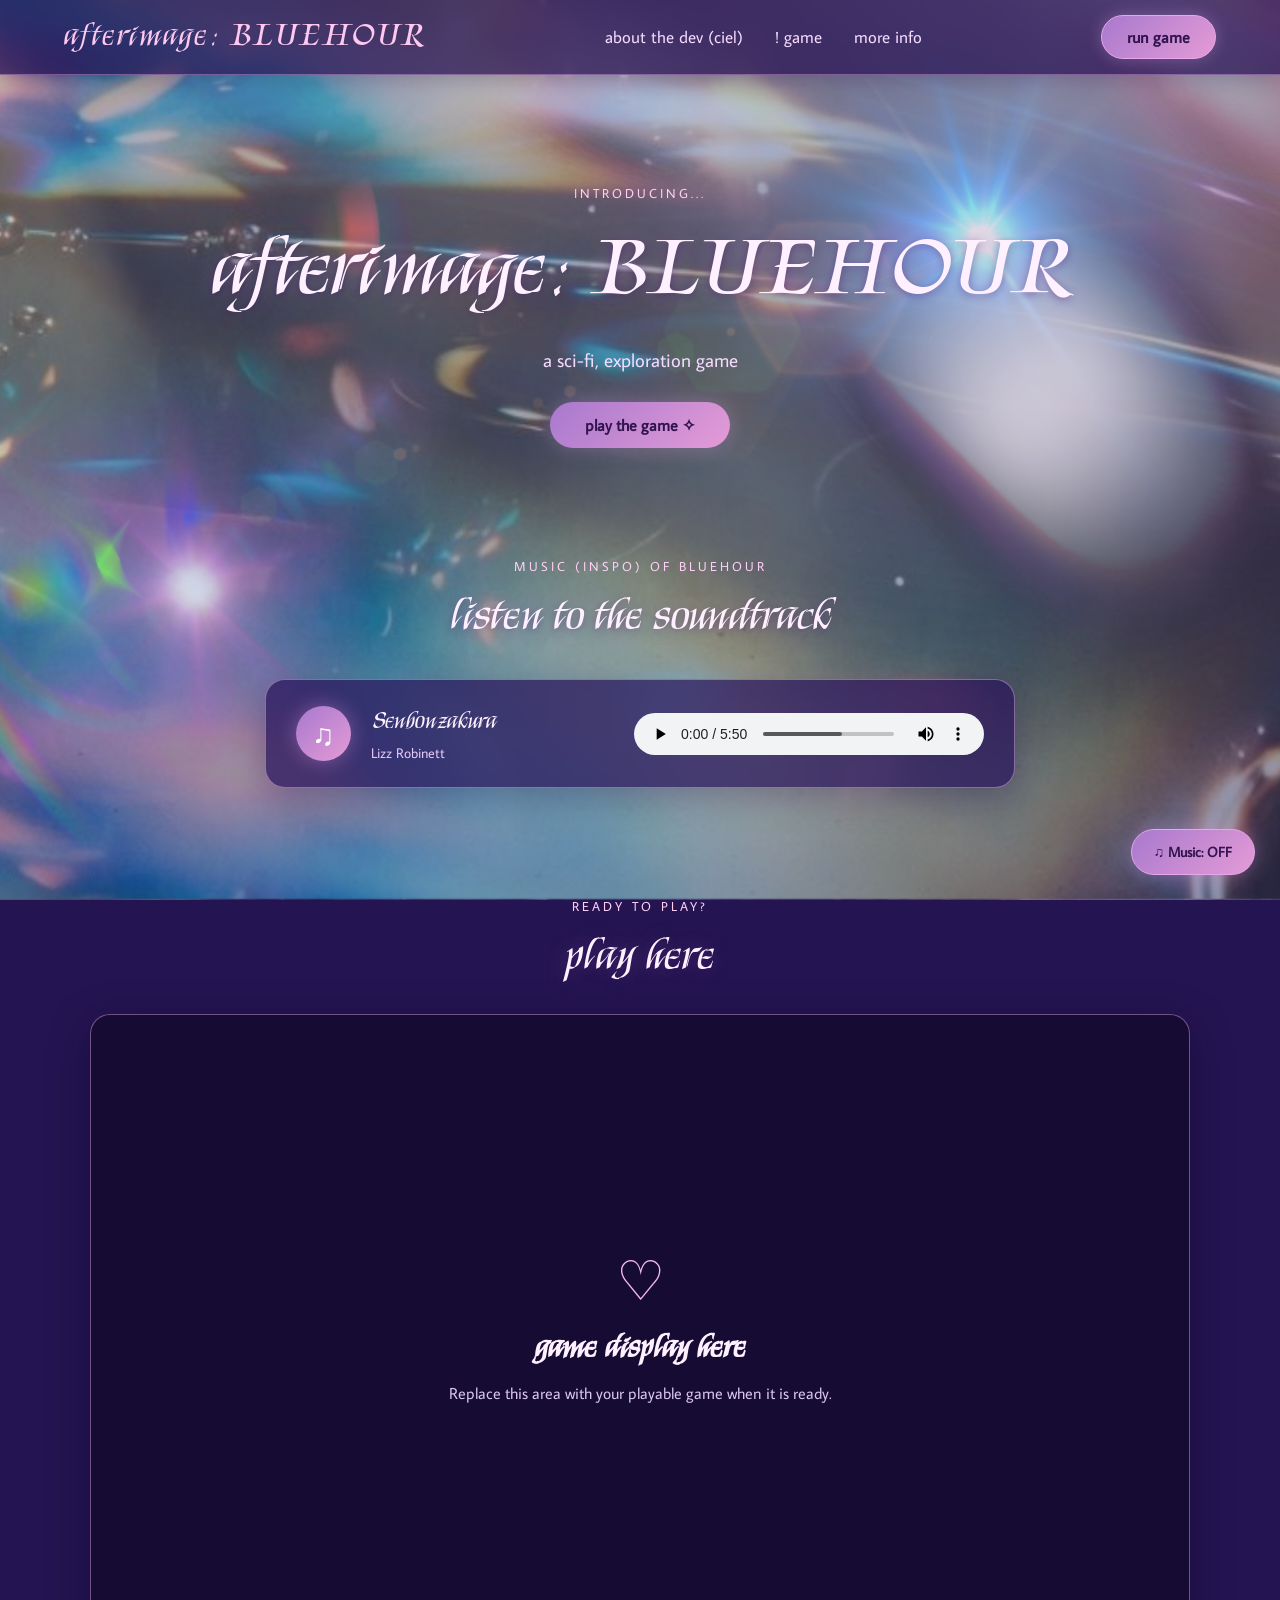
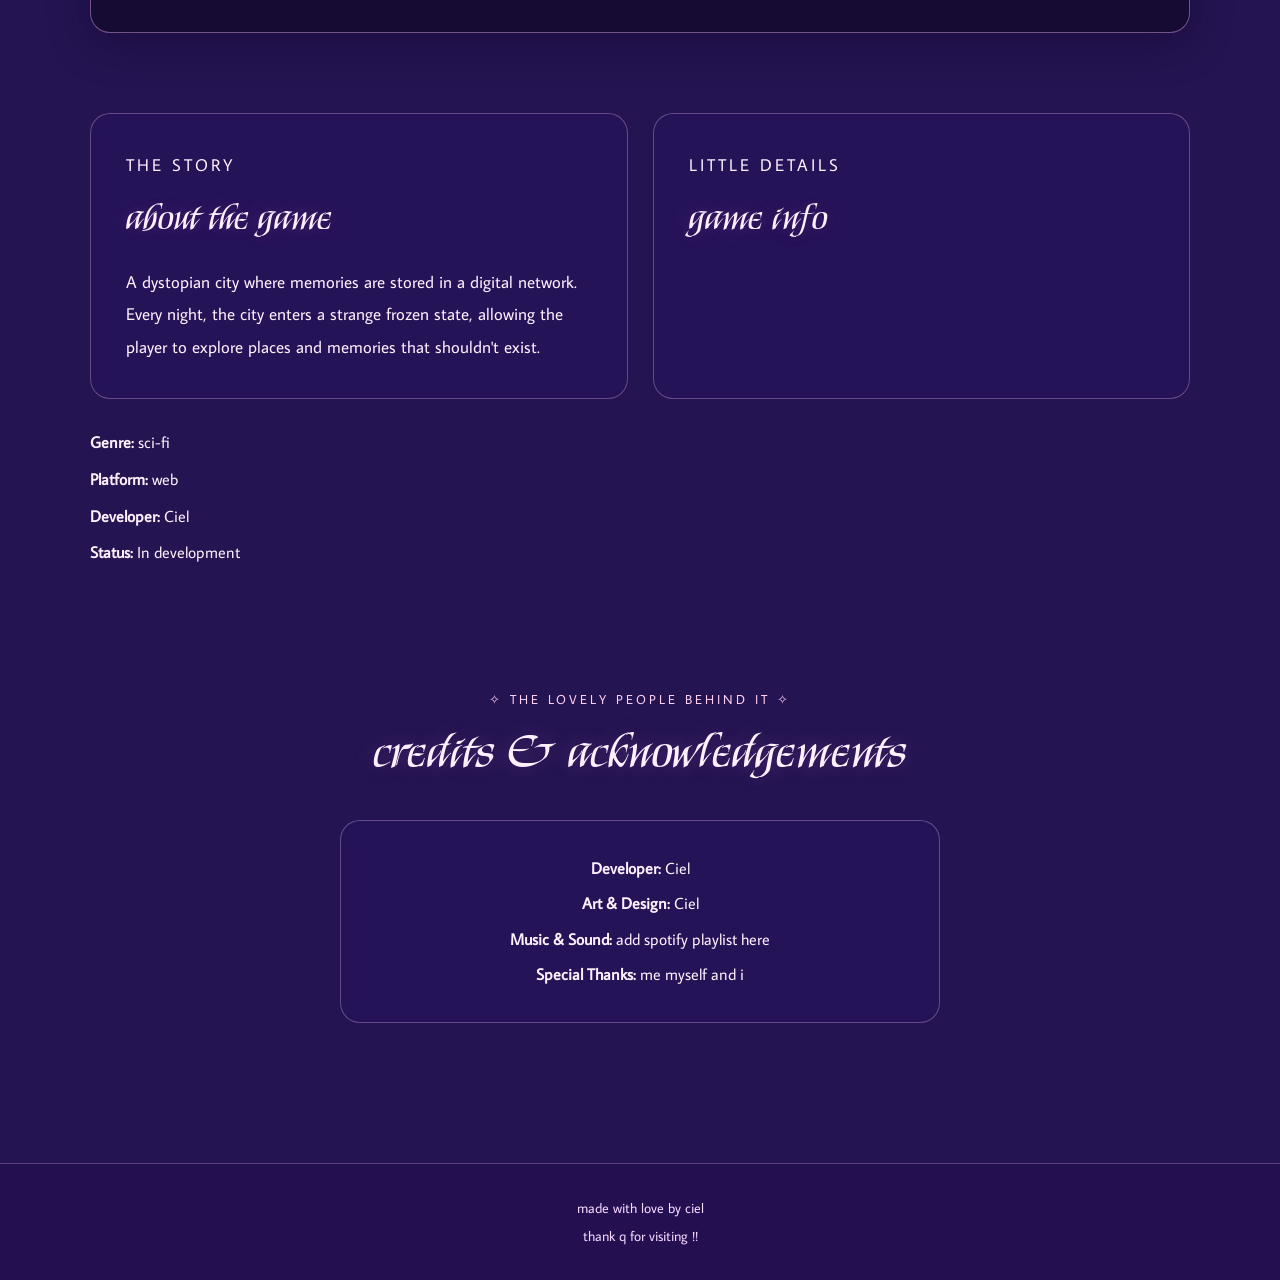
<file: index.html>
<!DOCTYPE html>
<html lang="en">
<head>
    <meta charset="UTF-8">
    <meta name="viewport" content="width=device-width, initial-scale=1.0">
    <title>KL GAME</title>
    <link rel="stylesheet" href="style.css">
    <script src="script.js" defer></script>
    <!-- Google Fonts -->
    <link rel="preconnect" href="https://fonts.googleapis.com">
    <link rel="preconnect" href="https://fonts.gstatic.com" crossorigin>
    <link href="https://fonts.googleapis.com/css2?family=Kings&family=Average+Sans&display=swap" rel="stylesheet">


</head>
<body>
    <nav>
        <div class="logo">afterimage: BLUEHOUR</div>
        <ul class="nav-links">
            <li><a href="portfolio.html">about the dev (ciel)</a></li>
            <li><a href="index.html">! game</a></li>
            <li><a href="info.html">more info</a></li>
        </ul>
        <div class="btns">
            <button class="btn" onclick="window.location.href='https://whoisciel67-alt.github.io/bluehour-game/'">run game</button>
        </div>
    </nav>

    <div id="background3">
    <!-- game details -->
    <main class="game-page">
        <section class="game-hero">
            <p class="section-label">introducing...</p>
            <h1>afterimage: BLUEHOUR</h1>
            <p class="game-tagline">a sci-fi, exploration game</p>

            <a href="#play" class="play-btn">play the game ✧</a>
        </section>

        <!-- MUSIC PLAYER -->
        <section class="music-section">

            <p class="section-label">music (inspo) of bluehour</p>
            <h2>listen to the soundtrack</h2>

            <div class="music-player">

                <div class="music-icon">♫</div>

                <div class="music-info">
                    <h3>Senbonzakura</h3>
                    <p>Lizz Robinett</p>
                </div>

                <audio id="bgMusic" controls loop preload="auto">
                    <source
                        src="./music/senbonzakura.mp3"
                        type="audio/mpeg">
                    Your browser does not support audio.
                </audio>

            </div>

            <!-- FLOATING MUSIC BUTTON -->
            <button
                id="musicToggle"
                class="music-toggle"
                type="button">
                ♫ Music: OFF
            </button>
        </section>


    <!-- game display -->
    <section id="play" class="game-display">
        <p class="section-label">ready to play?</p>
        <h2>play here</h2>
        <div class="game-screen">
            <div class="game-placeholder">
                <span>♡</span>
                <h3>game display here</h3>
                <p>
                    Replace this area with your playable
                    game when it is ready.
                </p>
            </div>
        </div>
            <!--When game is hosted, replace the placeholder above with its embed iframe.
                <iframe
                    src="YOUR_GAME_URL"
                    title="Your game"
                    allowfullscreen>
                </iframe>
            -->         
    </section>
    <section class="game-information">
        <div class="info-card">
            <p class="section-label">the story</p>
            <h2>about the game</h2>
            <p>A dystopian city where memories are stored in a digital network. Every night, the city enters a strange frozen state, allowing the player to explore places and memories that shouldn't exist.</p>
        </div>
        <div class="info-card">
            <p class="section-label">little details</p>
            <h2>game info</h2>
        </div>
        <ul class="game-details">
            <li><strong>Genre:</strong> sci-fi</li>
            <li><strong>Platform:</strong> web</li>
            <li><strong>Developer:</strong> Ciel</li>
            <li><strong>Status:</strong> In development</li>
        </ul>

    </section>
 <!-- CREDITS -->
    <section class="credits">
        <p class="section-label">✧ the lovely people behind it ✧</p>
        <h2>credits & acknowledgements</h2>

        <div class="credits-card">
            <p><strong>Developer:</strong> Ciel</p>
            <p><strong>Art & Design:</strong> Ciel</p>
            <p><strong>Music & Sound:</strong> add spotify playlist here</p>
            <p><strong>Special Thanks:</strong> me myself and i</p>
        </div>
    </section>

    </main>


    <footer>
        <p>made with love by ciel</p>
        <p>thank q for visiting !!</p>
    </footer>
</div>
</body>
</html>
</file>
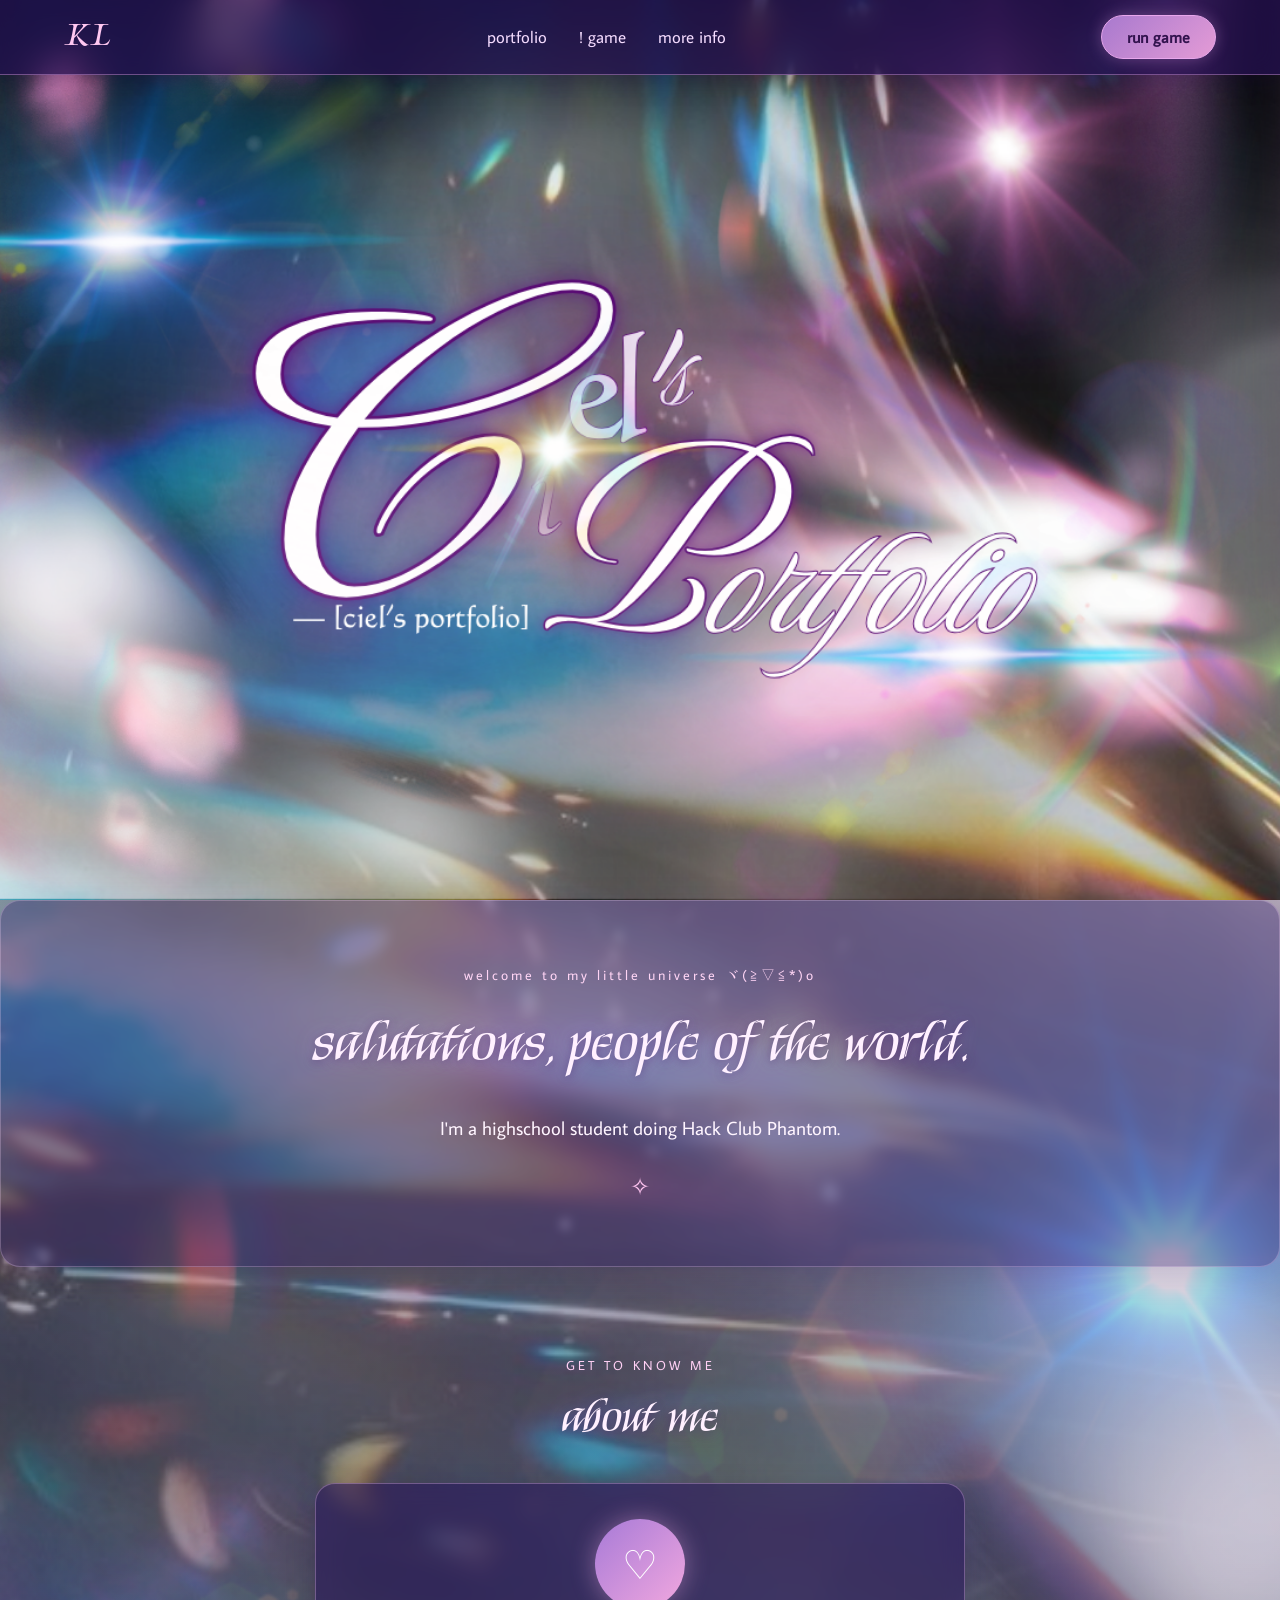
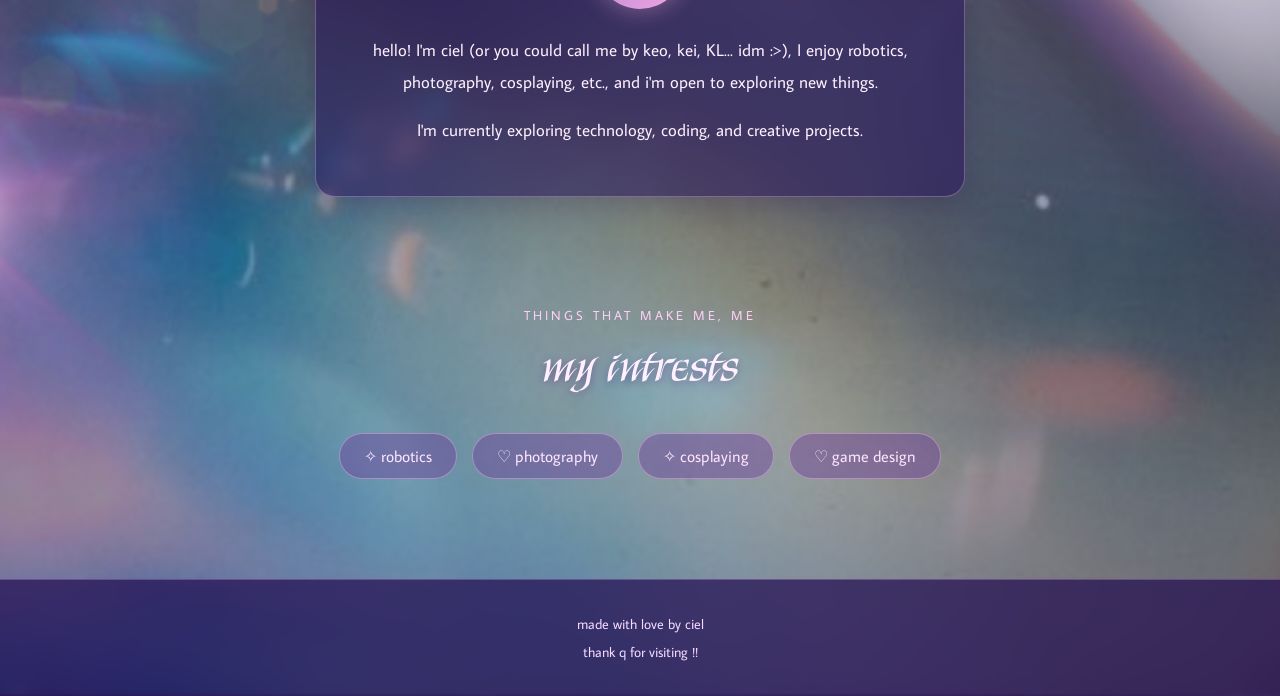
<file: game.html>
<!DOCTYPE html>
<html lang="en">
<head>
    <meta charset="UTF-8">
    <meta name="viewport" content="width=device-width, initial-scale=1.0">
    <title>KL GAME</title>
    <link rel="stylesheet" href="style.css">
    <script src="script.js" defer></script>
    <!-- Google Fonts -->
    <link rel="preconnect" href="https://fonts.googleapis.com">
    <link rel="preconnect" href="https://fonts.gstatic.com" crossorigin>
    <link href="https://fonts.googleapis.com/css2?family=Kings&family=Average+Sans&display=swap" rel="stylesheet">


</head>
<body>
    <nav>
        <div class="logo">KL</div>
        <ul class="nav-links">
            <li><a href="portfolio.html">portfolio</a></li>
            <li><a href="game.html">! game</a></li>
            <li><a href="info.html">more info</a></li>
        </ul>
        <div class="btns">
            <button class="btn">run game</button>
        </div>
    </nav>

    <div id="background1"></div>

    <div id="background2">

    <main>
        <section id="home" class="intro">
            <p class="little-heading">welcome to my little universe ヾ(≧▽≦*)o</p>
            <h1>salutations, people of the world.</h1>
            <p class="description">I'm a highschool student doing Hack Club Phantom.</p>
            <p class="decoration">✧</p>
        </section>

        <section id="about" class="about">
            <p class="section-label">get to know me</p>
            <h2>about me</h2>
            <div class="about-card">
                <div class="profile-placeholder">
                    ♡
                </div>
                <p>hello! I'm ciel (or you could call me by keo, kei, KL... idm :>),
                    I enjoy robotics, photography, cosplaying, etc., and i'm open to exploring
                    new things.</p>
                <p>I'm currently exploring technology, coding, and creative projects.</p>
            </div>
        </section>

        <section id="intrests" class="intrests">
            <p class="section-label">things that make me, me</p>
            <h2>my intrests</h2>
            <div class="interest-tags">
                <span>✧ robotics</span>
                <span>♡ photography</span>
                <span>✧ cosplaying</span>
                <span>♡ game design</span>
            </div>
        </section>
    </main>

    <footer>
        <p>made with love by ciel</p>
        <p>thank q for visiting !!</p>
    </footer>

</body>
</html>
</file>
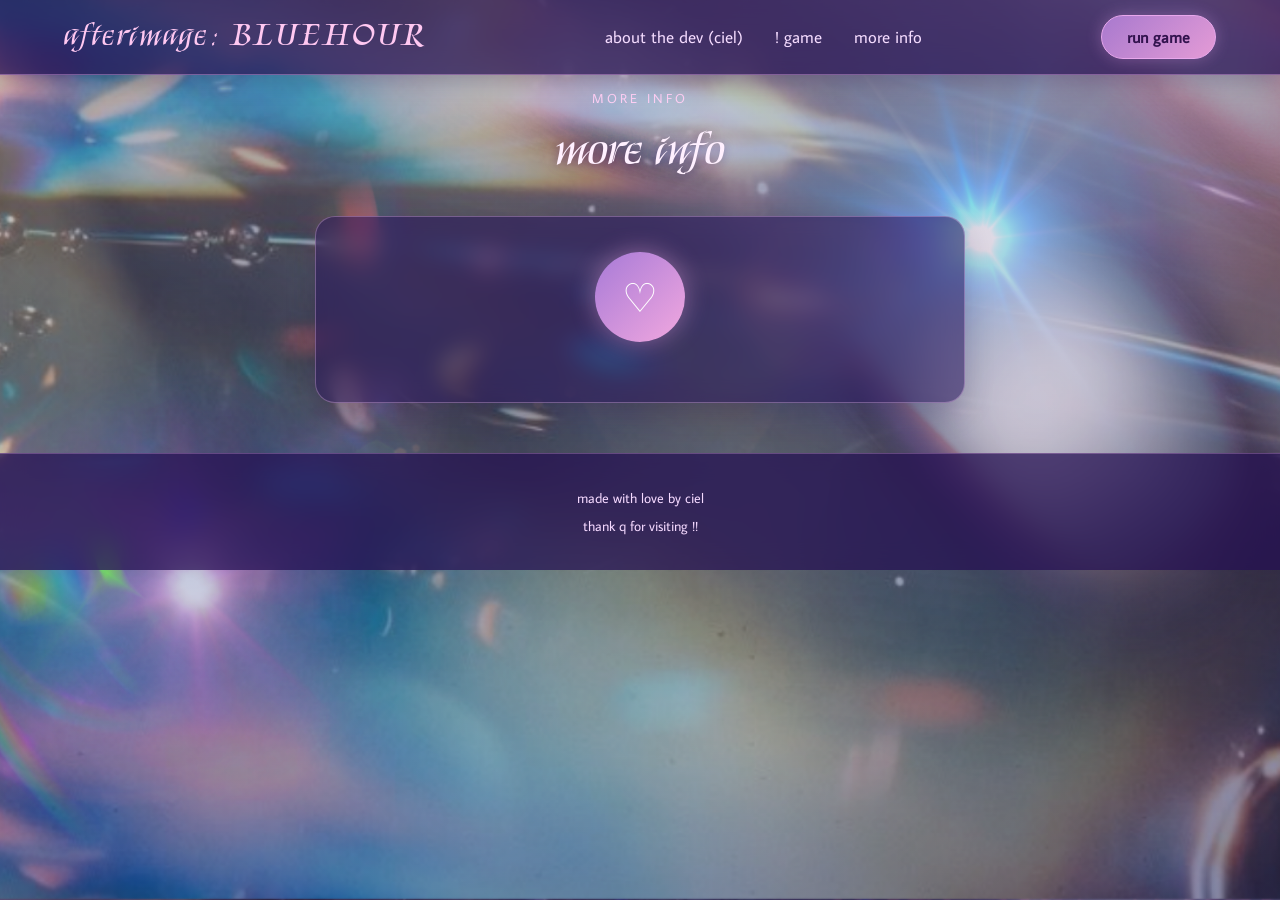
<file: info.html>
<!DOCTYPE html>
<html lang="en">
<head>
    <meta charset="UTF-8">
    <meta name="viewport" content="width=device-width, initial-scale=1.0">
    <title>KL GAME</title>
    <link rel="stylesheet" href="style.css">
    <script src="script.js" defer></script>
    <!-- Google Fonts -->
    <link rel="preconnect" href="https://fonts.googleapis.com">
    <link rel="preconnect" href="https://fonts.gstatic.com" crossorigin>
    <link href="https://fonts.googleapis.com/css2?family=Kings&family=Average+Sans&display=swap" rel="stylesheet">


</head>
<body>
    <nav>
        <div class="logo">afterimage: BLUEHOUR</div>
        <ul class="nav-links">
            <li><a href="portfolio.html">about the dev (ciel)</a></li>
            <li><a href="index.html">! game</a></li>
            <li><a href="info.html">more info</a></li>
        </ul>
        <div class="btns">
            <button class="btn" onclick="window.location.href='https://whoisciel67-alt.github.io/bluehour-game/'">run game</button>
        </div>
    </nav>

    <div id="background2">
    <section id="about" class="about">
        <p class="section-label">more info</p>
        <h2>more info</h2>
        <div class="about-card">
            <div class="profile-placeholder">
                ♡
            </div>
            <p></p>
        </div>
    </section>
    <footer>
        <p>made with love by ciel</p>
        <p>thank q for visiting !!</p>
    </footer>

</body>
</html>
</file>
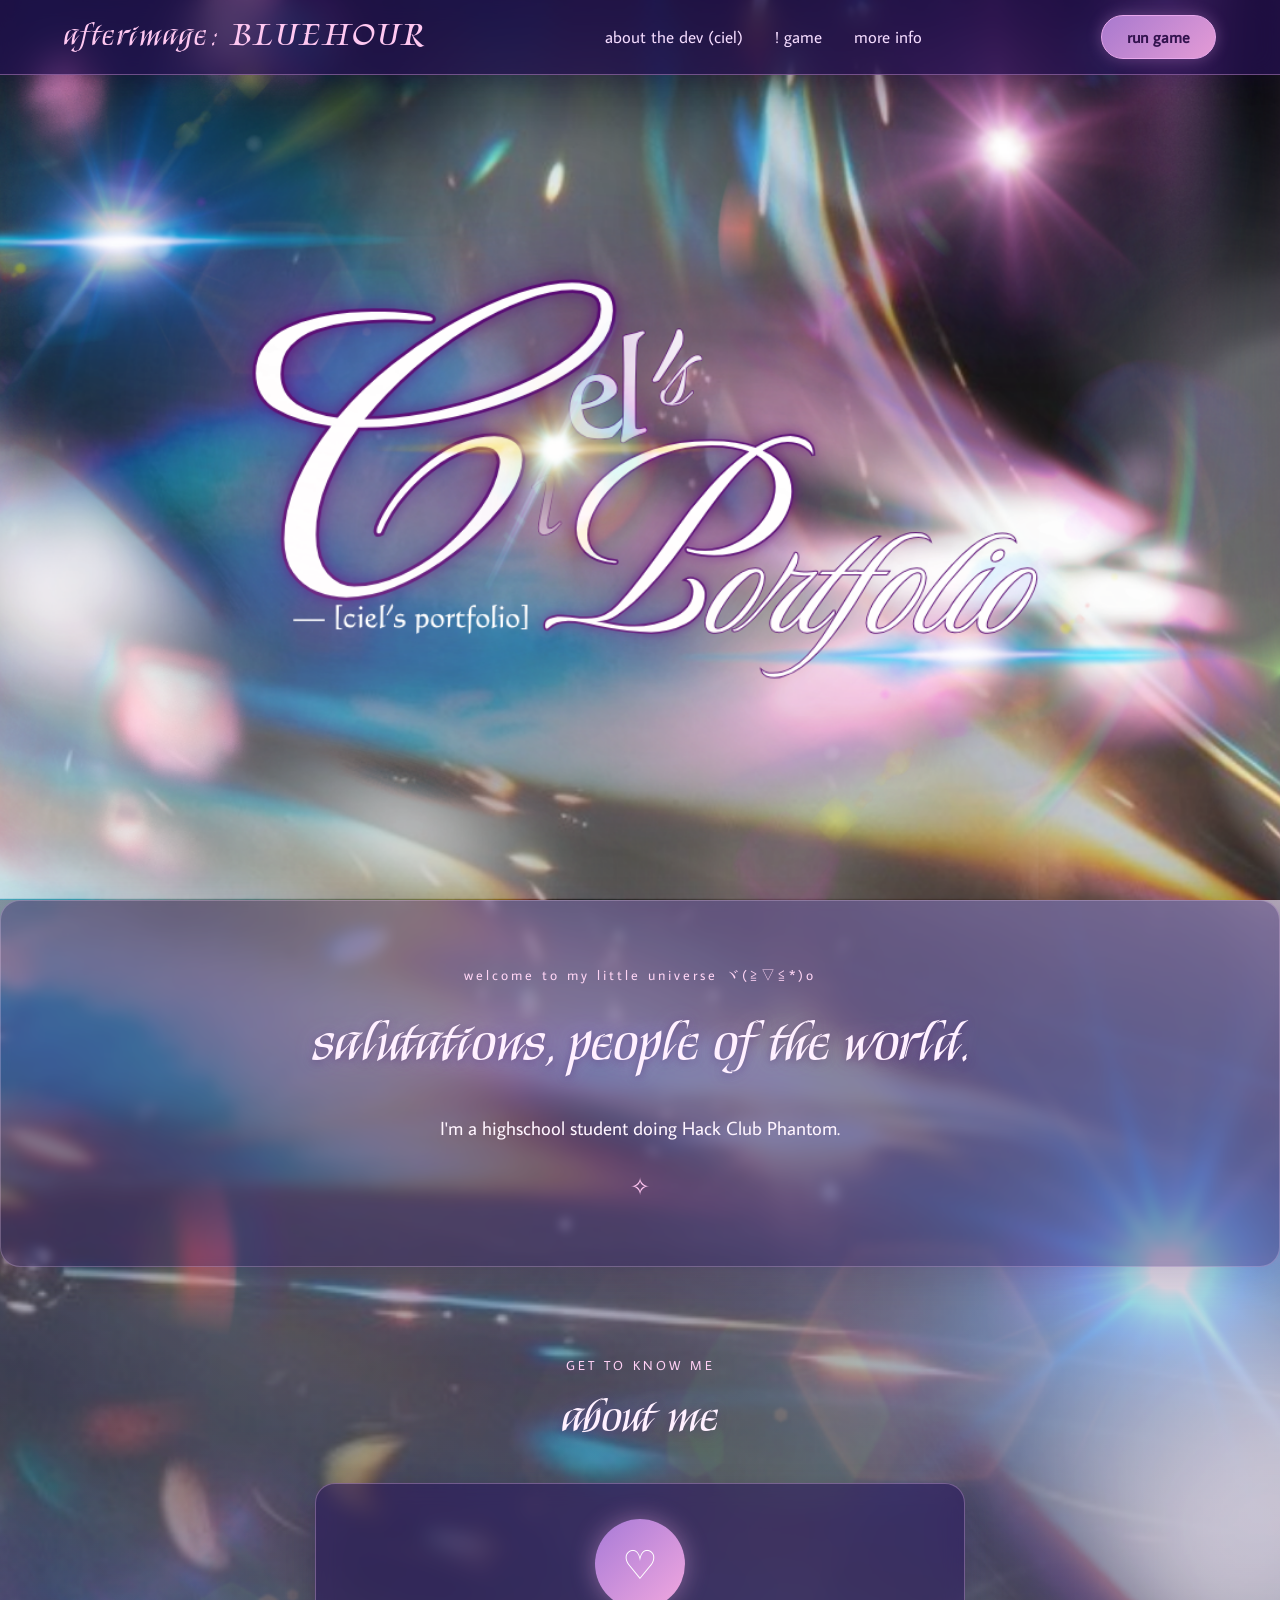
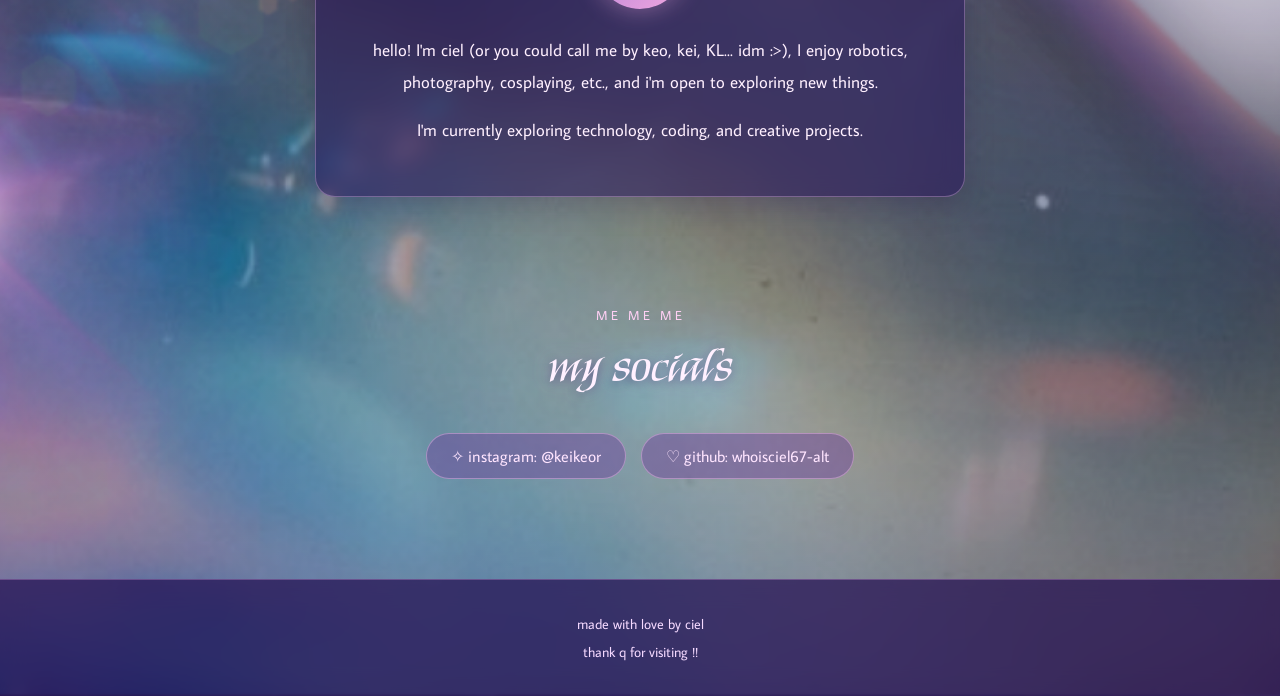
<file: portfolio.html>
<!DOCTYPE html>
<html lang="en">
<head>
    <meta charset="UTF-8">
    <meta name="viewport" content="width=device-width, initial-scale=1.0">
    <title>KL GAME</title>
    <link rel="stylesheet" href="style.css">
    <script src="script.js" defer></script>
    <!-- Google Fonts -->
    <link rel="preconnect" href="https://fonts.googleapis.com">
    <link rel="preconnect" href="https://fonts.gstatic.com" crossorigin>
    <link href="https://fonts.googleapis.com/css2?family=Kings&family=Average+Sans&display=swap" rel="stylesheet">


</head>
<body>
    <nav>
        <div class="logo">afterimage: BLUEHOUR</div>
        <ul class="nav-links">
            <li><a href="portfolio.html">about the dev (ciel)</a></li>
            <li><a href="index.html">! game</a></li>
            <li><a href="info.html">more info</a></li>
        </ul>
        <div class="btns">
            <button class="btn" onclick="window.location.href='https://whoisciel67-alt.github.io/bluehour-game/'">run game</button>
        </div>
    </nav>

    <div id="background1"></div>

    <div id="background2">

    <main>
        <section id="home" class="intro">
            <p class="little-heading">welcome to my little universe ヾ(≧▽≦*)o</p>
            <h1>salutations, people of the world.</h1>
            <p class="description">I'm a highschool student doing Hack Club Phantom.</p>
            <p class="decoration">✧</p>
        </section>

        <section id="about" class="about">
            <p class="section-label">get to know me</p>
            <h2>about me</h2>
            <div class="about-card">
                <div class="profile-placeholder">
                    ♡
                </div>
                <p>hello! I'm ciel (or you could call me by keo, kei, KL... idm :>),
                    I enjoy robotics, photography, cosplaying, etc., and i'm open to exploring
                    new things.</p>
                <p>I'm currently exploring technology, coding, and creative projects.</p>
            </div>
        </section>

        <section id="intrests" class="intrests">
            <p class="section-label">me me me</p>
            <h2>my socials</h2>
            <div class="interest-tags">
                <span>✧ instagram: @keikeor</span>
                <span>♡ github: whoisciel67-alt</span>
            </div>
        </section>
    </main>

    <footer>
        <p>made with love by ciel</p>
        <p>thank q for visiting !!</p>
    </footer>

</body>
</html>
</file>
<file: style.css>
/*general settings*/
* {
    margin: 0;
    padding: 0;
    box-sizing: border-box;
}

html {
    scroll-behavior: smooth;
    scroll-padding-top: 85px;
}

body {
    width: 100%;
    font-family: 'Average Sans', sans-serif;
    color: white;
    background: #241451;
}

/*music*/

.music-section {
    text-align: center;
    padding: 45px 20px 65px;
}

.music-section h2 {
    font-size: clamp(32px, 5vw, 45px);
    margin-bottom: 30px;
}

.music-player {
    max-width: 750px;
    margin: auto;
    padding: 25px 30px;

    display: flex;
    align-items: center;
    justify-content: center;
    flex-wrap: wrap;
    gap: 20px;

    background: rgba(39, 19, 91, 0.72);

    border: 1px solid rgba(255, 205, 255, 0.4);
    border-radius: 20px;

    backdrop-filter: blur(12px);
    -webkit-backdrop-filter: blur(12px);

    box-shadow: 0 10px 35px rgba(25, 0, 65, 0.3);

    transition: 0.3s ease;
}

.music-player:hover {
    transform: translateY(-5px);
    box-shadow: 0 10px 30px rgba(255, 150, 230, 0.2);
}

/* Music icon */

.music-icon {
    width: 55px;
    height: 55px;

    display: grid;
    place-items: center;

    border-radius: 50%;

    background: linear-gradient(
        135deg,
        #a879ce,
        #e49bd6
    );

    color: white;
    font-size: 30px;

    box-shadow: 0 0 20px rgba(255, 160, 240, 0.35);
}

/* Song information */

.music-info {
    text-align: left;
    flex: 1;
    min-width: 140px;
}

.music-info h3 {
    color: #fff0ff;
    font-family: 'Kings', cursive;
    font-size: 24px;
    font-weight: 400;
    margin-bottom: 5px;
}

.music-info p {
    color: #e5c9f5;
    font-size: 14px;
}

/* Audio controls */

.music-player audio {
    width: 100%;
    max-width: 350px;
    height: 42px;
}

/* Floating music button */

.music-toggle {
    position: fixed;
    bottom: 25px;
    right: 25px;

    z-index: 999;

    padding: 13px 22px;

    border: 1px solid #e8a7ec;
    border-radius: 30px;

    background: linear-gradient(
        135deg,
        #a879ce,
        #e49bd6
    );

    color: #32134e;

    font-family: 'Average Sans', sans-serif;
    font-size: 14px;
    font-weight: bold;

    box-shadow: 0 0 20px rgba(235, 160, 240, 0.35);

    cursor: pointer;
    transition: 0.3s ease;
}

.music-toggle:hover {
    transform: translateY(-4px);
    box-shadow: 0 0 25px rgba(255, 160, 240, 0.65);
}

/* Music player mobile layout */

@media (max-width: 700px) {

    .music-section {
        padding: 35px 10px 55px;
    }

    .music-player {
        padding: 22px 18px;
        flex-direction: column;
        text-align: center;
    }

    .music-info {
        text-align: center;
    }

    .music-player audio {
        max-width: 100%;
    }

    .music-toggle {
        right: 15px;
        bottom: 15px;
        padding: 11px 17px;
    }
}




/*game (index) css*/
#background3 {
    width: 100%;
    min-height: 100vh;

    background-image:
        linear-gradient(
            rgba(35, 15, 85, 0.15),
            rgba(35, 15, 85, 0.15)
        ),
        url("img/indexbg.png");
        background-size: cover;
        background-position: center top;
        background-repeat: no-repeat;

        background-attachment: fixed;

        position: relative;
        overflow: hidden;
}


.game-page {
    width: 100%;
    max-width: 1150px;
    margin: auto;
    padding: 110px 25px 60px;
}

/*game intro*/
.game-hero {
    text-align: center;
    padding: 75px 20px 65px;
}

.game-hero h1 {
    font-size: clamp(45px, 7vw, 85px);
    margin-bottom: 15px;
}

.game-tagline {
    font-size: 19px;
    color: #f5dcff;
    margin-bottom: 30px;
}

/*play btn*/

.play-btn {
    display: inline-block;
    padding: 13px 35px;
    border-radius: 30px;

    background: linear-gradient(
        135deg,
        #a879ce,
        #e49bd6
    );

    color: #32134e;
    text-decoration: none;
    font-weight: bold;

    box-shadow: 0 0 20px rgba(235,160,240,0.3);

    transition: 0.3s ease;
}

.play-btn:hover {
    transform: translateY(-4px);
    box-shadow: 0 0 30px rgba(255,160,240,0.6);
}

/* GAME DISPLAY */

.game-display {
    text-align: center;
    padding: 45px 0 80px;
}

.game-display h2 {
    font-size: 45px;
    margin-bottom: 25px;
}

.game-screen {
    width: 100%;
    aspect-ratio: 16 / 9;

    background: rgba(20, 10, 45, 0.85);

    border: 1px solid rgba(255,190,255,0.4);
    border-radius: 20px;

    overflow: hidden;

    box-shadow: 0 10px 40px rgba(15,0,45,0.4);


}

/*game PLACEHOLDER*/

.game-placeholder {
    height: 100%;
    display: flex;
    flex-direction: column;
    align-items: center;
    justify-content: center;
    padding: 20px;
    gap: 12px;
}

.game-placeholder span {
    font-size: 55px;
    color: #f5b8ef;
}

.game-placeholder h3 {
    font-family: 'Kings', cursive;
    font-size: 32px;
    color: #fff0ff;
}

.game-placeholder p {
    color: #d9c5ed;
}

/*eMBEDDED GAME*/

.game-screen iframe {
    width: 100%;
    height: 100%;
    border: none;
    display: block;
}

/*game information*/

.game-information {
    display: grid;
    grid-template-columns: repeat(2, 1fr);
    gap: 25px;
    margin-bottom: 80px;
}

.info-card {
    padding: 35px;

    background: rgba(39,19,91,0.65);
    border: 1px solid rgba(255,205,255,0.3);
    border-radius: 20px;

    backdrop-filter: blur(12px);

    transition: 0.3s ease;
}

.info-card:hover {
    transform: translateY(-5px);
    box-shadow: 0 10px 30px rgba(255,150,230,0.15);
}

.info-card h2 {
    font-size: 38px;
    margin-bottom: 20px;
}

.info-card p {
    color: #fff0ff;
    font-size: 17px;
    line-height: 1.9;
}

.game-details {
    list-style: none;
    color: #fff0ff;
    line-height: 2.3;
}

/*credits*/

.credits {
    text-align: center;
    padding: 40px 20px 80px;
}

.credits h2 {
    font-size: clamp(35px, 5vw, 50px);
    margin-bottom: 30px;
}

.credits-card {
    max-width: 600px;
    margin: auto;
    padding: 30px;

    background: rgba(39,19,91,0.65);
    border: 1px solid rgba(255,205,255,0.3);
    border-radius: 20px;

    
    backdrop-filter: blur(12px);

    transition: 0.3s ease;
}

.credits-card p {
    color: #fff0ff;
    line-height: 2.2;
}

.credits-card:hover {
    transform: translateY(-5px);
    box-shadow: 0 10px 30px rgba(255,150,230,0.15);
}


/* MOBILE */

@media (max-width: 700px) {

    .game-page {
        padding: 120px 15px 40px;
    }

    .game-information {
        grid-template-columns: 1fr;
    }

    .game-hero {
        padding: 45px 10px;
    }

    .game-screen {
        aspect-ratio: 4 / 3;
    }

    .info-card {
        padding: 25px;
    }
}


/*portfolio css*/
/*headings*/
h1, h2 {
    font-family: 'Kings', cursive;
    font-weight: 400;
    color: #fff0ff;

    text-shadow:
        0 2px 10px rgba(45, 0, 90, 0.4),
        0 0 20px rgba(255, 190, 255, 0.25);
}

/*IMAGES WOOHOO*/
#background1 {
    width: 100%;
    height: 100vh;

    background-image: url("img/CIELKLKLKL.png");
    background-size: cover;
    background-position: center;
    background-repeat: no-repeat;
}

#background2 {
    width: 100%;
    min-height: 100vh;

    background-image:
        linear-gradient(
            rgba(35, 15, 85, 0.12),
            rgba(35, 15, 85, 0.22)
        ),
        url("img/CIELKLKL.png");

    background-size: cover;
    background-position: center;
    background-repeat: no-repeat;

    position: relative;
}

/* style for navigation bar */
/* style for navigation bar */
nav {
    position: fixed;
    top: 0;
    left: 0;
    width: 100%;
    min-height: 75px;
    padding: 15px 5%;

    display: flex;
    justify-content: space-between;
    align-items: center;

    background: rgba(37, 16, 82, 0.72);
    backdrop-filter: blur(12px);
    -webkit-backdrop-filter: blur(12px);
    border-bottom: 1px solid rgba(255, 190, 255, 0.35);

    backdrop-filter: blur(12px);
    -webkit-backdrop-filter: blur(12px);

    box-shadow: 0 5px 25px rgba(20, 0, 60, 0.25);

    z-index: 1000;
}

.logo {
    font-family: 'Kings', cursive;
    font-size: 2rem;
    font-weight: 400;

    color: #ffc8f1;
    letter-spacing: 2px;

    transition: 0.3s ease;
    cursor: pointer;
}

.logo:hover {
    color: #fff0ff;
    text-shadow: 0 0 15px #ff9ee9;
    transform: scale(1.08);
}

.nav-links {
    list-style: none;
    display: flex;
    gap: 2rem;
}

.nav-links li a {
    position: relative;

    font-family: 'Average Sans', sans-serif;
    font-size: 1.05rem;

    text-decoration: none;
    color: #f5dcff;

    transition: 0.3s ease;
}

/* UNDERLINE ANIMATION */

.nav-links li a::after {
    content: "";
    position: absolute;

    bottom: -7px;
    left: 0;

    width: 0;
    height: 2px;

    background: #ffb5eb;
    transition: width 0.3s ease;
}

.nav-links li a:hover {
    color: #ffb5eb;
    text-shadow: 0 0 12px #ff9ee9;
}

.nav-links li a:hover::after {
    width: 100%;
}


.btn {
    padding: 11px 25px;

    border-radius: 30px;
    border: 1px solid #e8a7ec;

    font-family: 'Average Sans', sans-serif;
    font-size: 1rem;
    font-weight: 600;

    background: linear-gradient(
        135deg,
        #a879ce,
        #e49bd6
    );

    color: #32134e;

    box-shadow: 0 0 15px rgba(235, 160, 240, 0.3);

    cursor: pointer;
    transition: 0.3s ease;
}

.btn:hover {
    transform: translateY(-3px);
    box-shadow: 0 0 25px rgba(255, 160, 240, 0.65);
}

/*intro*/

.intro {
    text-align: center;
    padding: 65px 20px;

    background: rgba(43, 22, 100, 0.35);
    border: 1px solid rgba(255, 220, 255, 0.25);

    border-radius: 20px;

    backdrop-filter: blur(5px);
    box-shadow: 0 10px 35px rgba(25, 0, 65, 0.15);
}

.little-heading {
    color: #ffd5f5;
    font-size: 14px;
    letter-spacing: 3px;
    margin-bottom: 20px;
}

.intro h1 {
    font-size: clamp(35px, 5vw, 58px);
    margin-bottom: 25px;
}

.description {
    font-size: 19px;
    line-height: 1.8;
    color: #fff5ff;
}

.decoration {
    color: #ffc5f1;
    font-size: 24px;
    margin-top: 25px;
}

/*about memememe KL THE GREAT*/

.about {
    text-align: center;
    padding: 90px 20px 50px;
}

.section-label {
    color: #ffd0f5;
    font-size: 13px;
    letter-spacing: 3px;
    text-transform: uppercase;
    margin-bottom: 12px;
}

.about h2,
.interests h2 {
    font-size: 48px;
    margin-bottom: 30px;
}

.about-card {
    max-width: 650px;
    margin: auto;

    padding: 35px;

    background: rgba(39, 19, 91, 0.55);
    border: 1px solid rgba(255, 205, 255, 0.3);

    border-radius: 20px;

    backdrop-filter: blur(10px);
    box-shadow: 0 10px 30px rgba(25, 0, 65, 0.2);

    transition: transform 0.4s ease,
                box-shadow 0.4s ease;
}

.about-card:hover {
    transform: translateY(-5px);
    box-shadow: 0 15px 35px rgba(255, 150, 230, 0.15);
}

.profile-placeholder {
    width: 90px;
    height: 90px;

    margin: 0 auto 25px;

    display: grid;
    place-items: center;

    border-radius: 50%;

    background: linear-gradient(
        135deg,
        #a77ad7,
        #f2a8df
    );

    color: white;
    font-size: 40px;

    box-shadow: 0 0 25px rgba(255, 180, 240, 0.4);
}

.about-card p {
    color: #fff0ff;
    font-size: 17px;
    line-height: 1.9;
    margin-bottom: 15px;
}

/*intrests*/

.intrests {
    text-align: center;
    padding: 60px 20px 100px;
}

.intrests h2 {
    font-size: 48px;
    margin-bottom: 30px;
}

.interest-tags {
    display: flex;
    justify-content: center;
    flex-wrap: wrap;
    gap: 15px;
}

.interest-tags span {
    padding: 12px 24px;

    color: #ffe5ff;
    background: rgba(111, 65, 156, 0.45);

    border: 1px solid rgba(255, 195, 245, 0.4);
    border-radius: 50px;

    transition: 0.3s ease;
}

.interest-tags span:hover {
    background: rgba(205, 130, 207, 0.55);
    transform: translateY(-5px);
    box-shadow: 0 0 18px rgba(255, 160, 240, 0.35);
}

/*foot(er)*/
footer {
    text-align: center;
    padding: 30px 15px;

    background: rgba(37, 16, 82, 0.72);

    backdrop-filter: blur(12px);
    -webkit-backdrop-filter: blur(12px);

    border-top: 1px solid rgba(255, 190, 255, 0.25);
}

footer p {
    color: #f5d9ff;
    font-size: 14px;
    line-height: 2;
}

/*scroll animations*/
.intro,
.about,
.intrests {
    opacity: 0;
    transform: translateY(30px);
    transition: opacity 0.9s ease,
                transform 0.9s ease;
}


.intro,
.about,
.intrests {
    opacity: 1;
    transform: translateY(0);
}


.about h2,
.intrests h2 {
    font-size: 48px;
    margin-bottom: 30px;
}

/*MOBILE RESPONSIVENESS*/
@media (max-width: 700px) {

    nav {
        padding: 15px 4%;
        flex-wrap: wrap;
        gap: 15px;
    }

    .logo {
        font-size: 1.6rem;
    }

    .nav-links {
        gap: 15px;
    }

    .nav-links li a {
        font-size: 13px;
    }

    .btn {
        padding: 9px 15px;
        font-size: 13px;
    }

    main {
        padding: 130px 15px 40px;
    }

    .intro {
        padding: 45px 15px;
    }

    .intro h1 {
        font-size: 36px;
    }

    .about-card {
        padding: 25px 18px;
    }

    .about h2,
    .intrests h2 {
        font-size: 38px;
    }
}


/*REDUCED MOTION ACCESSIBILITY*/
@media (prefers-reduced-motion: reduce) {
    html {
        scroll-behavior: auto;
    }

    *,
    *::before,
    *::after {
        animation: none !important;
        transition: none !important;
    }

    .intro,
    .about,
    .intrests {
        opacity: 1;
        transform: none;
    }
}
</file>
